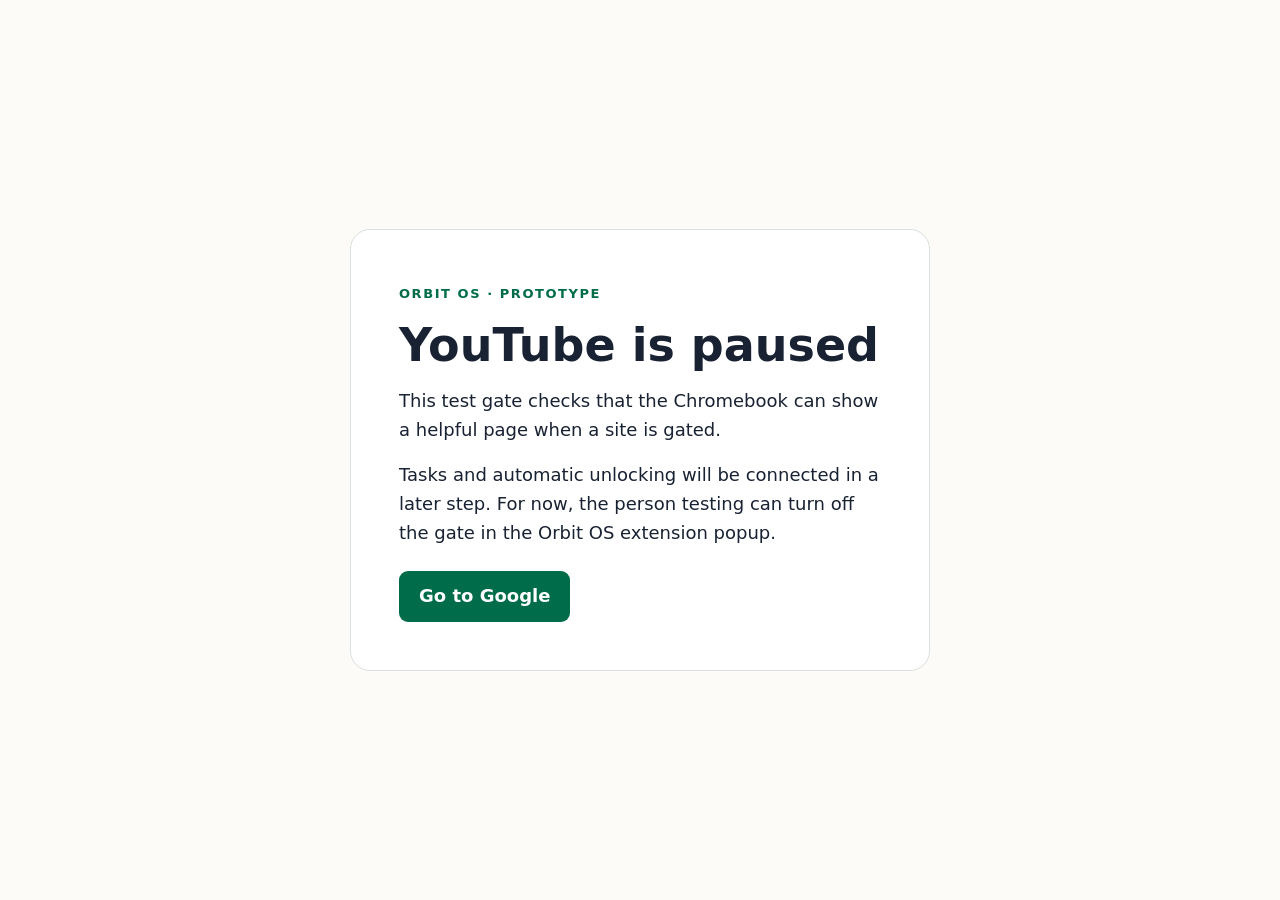
<file: extension/pages/focus-gate.html>
<!doctype html>
<html lang="en">
  <head>
    <meta charset="utf-8" />
    <meta name="viewport" content="width=device-width, initial-scale=1" />
    <title>YouTube is paused · Orbit OS</title>
    <link rel="stylesheet" href="focus-gate.css" />
  </head>
  <body>
    <main>
      <span class="eyebrow">ORBIT OS · PROTOTYPE</span>
      <h1>YouTube is paused</h1>
      <p>This test gate checks that the Chromebook can show a helpful page when a site is gated.</p>
      <p>Tasks and automatic unlocking will be connected in a later step. For now, the person testing can turn off the gate in the Orbit OS extension popup.</p>
      <a href="https://www.google.com/">Go to Google</a>
    </main>
  </body>
</html>
</file>
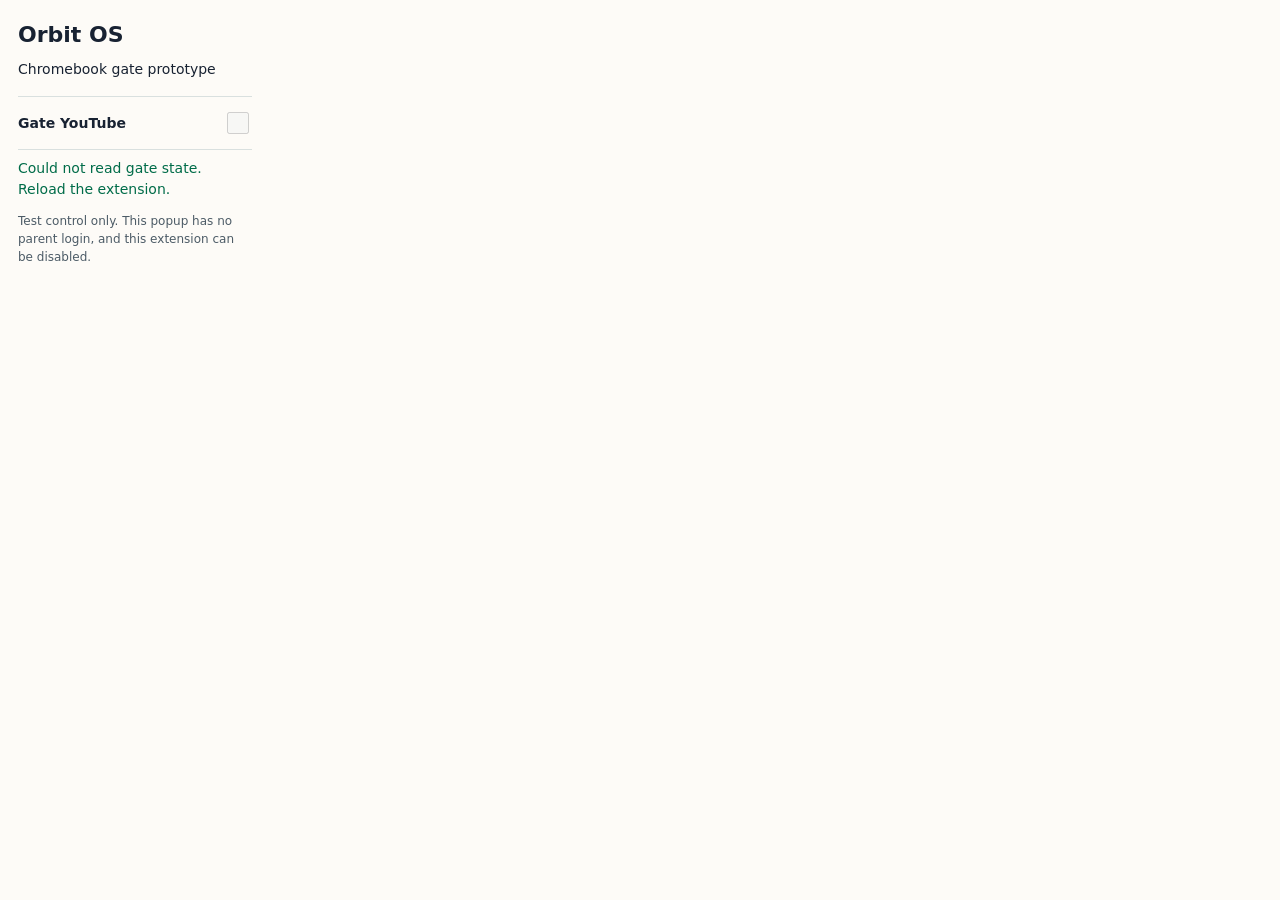
<file: extension/popup/popup.html>
<!doctype html>
<html lang="en">
  <head>
    <meta charset="utf-8" />
    <meta name="viewport" content="width=device-width, initial-scale=1" />
    <title>Orbit OS test controls</title>
    <link rel="stylesheet" href="popup.css" />
    <script src="popup.js" defer></script>
  </head>
  <body>
    <main>
      <h1>Orbit OS</h1>
      <p>Chromebook gate prototype</p>
      <label class="switch-row">
        <span>Gate YouTube</span>
        <input id="focus" type="checkbox" disabled />
      </label>
      <p id="status" role="status" aria-live="polite">Loading…</p>
      <p class="note">Test control only. This popup has no parent login, and this extension can be disabled.</p>
    </main>
  </body>
</html>
</file>
<file: extension/pages/focus-gate.css>
:root { color-scheme: light; }
body { display: grid; place-items: center; min-height: 100vh; margin: 0; padding: 24px; box-sizing: border-box; background: #fdfbf7; color: #182232; font: 18px/1.6 system-ui, sans-serif; }
main { width: min(100%, 580px); padding: clamp(24px, 5vw, 48px); box-sizing: border-box; border: 1px solid #d9e0df; border-radius: 20px; background: white; }
.eyebrow { color: #006c49; font-size: 13px; font-weight: 700; letter-spacing: .12em; }
h1 { margin: 12px 0; font-size: clamp(30px, 5vw, 46px); line-height: 1.15; }
p { margin: 16px 0; }
a { display: inline-block; margin-top: 8px; padding: 11px 20px; border-radius: 9px; background: #006c49; color: white; font-weight: 700; text-decoration: none; }
a:focus-visible { outline: 3px solid #182232; outline-offset: 3px; }
</file>
<file: extension/popup/popup.css>
body { width: 270px; margin: 0; background: #fdfbf7; color: #182232; font: 14px/1.5 system-ui, sans-serif; }
main { padding: 18px; }
h1 { margin: 0; font-size: 22px; }
p { margin: 8px 0 16px; }
.switch-row { display: flex; align-items: center; justify-content: space-between; padding: 12px 0; border-block: 1px solid #d9e0df; font-weight: 700; }
input { width: 22px; height: 22px; accent-color: #006c49; }
input:focus-visible { outline: 3px solid #006c49; outline-offset: 3px; }
#status { margin-bottom: 12px; color: #006c49; }
.note { color: #4c5b66; font-size: 12px; }
</file>
